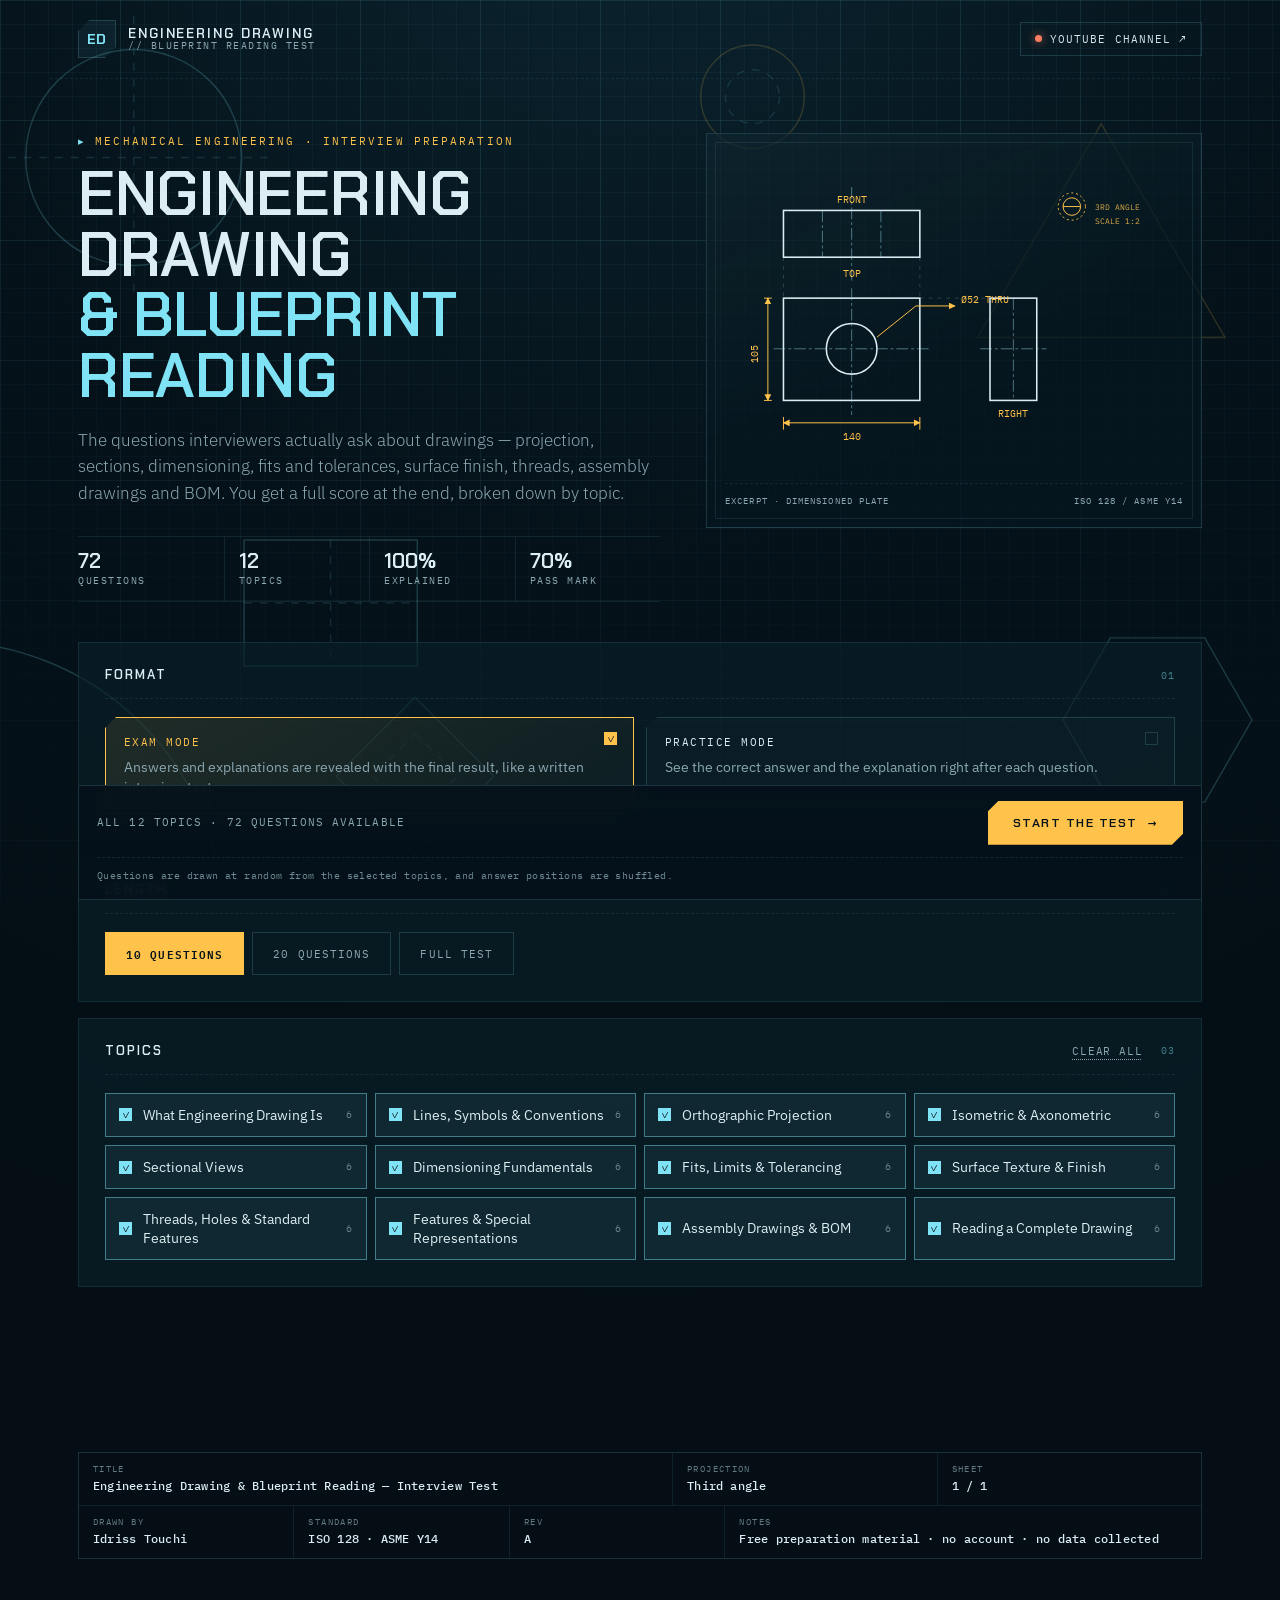
<file: index.html>
<!DOCTYPE html>
<html lang="en">
<head>
<meta charset="utf-8" />
<meta name="viewport" content="width=device-width, initial-scale=1" />
<title>Engineering Drawing &amp; Blueprint Reading — Interview Test</title>
<meta name="description" content="A free interview test on engineering drawing and blueprint reading: projection, sections, dimensioning, fits and tolerances, surface finish, threads, assembly drawings and BOM. 72 questions with explanations and a full score breakdown." />
<link rel="icon" href="data:image/svg+xml,%3Csvg xmlns='http://www.w3.org/2000/svg' viewBox='0 0 32 32'%3E%3Crect width='32' height='32' fill='%2305121a'/%3E%3Cpath d='M16 6 28 26H4z' fill='none' stroke='%237fe3f5' stroke-width='2'/%3E%3Ccircle cx='16' cy='19' r='3' fill='%23ffc24b'/%3E%3C/svg%3E" />
<link rel="preconnect" href="https://fonts.googleapis.com" />
<link rel="preconnect" href="https://fonts.gstatic.com" crossorigin />
<link href="https://fonts.googleapis.com/css2?family=Chakra+Petch:wght@500;600;700&family=IBM+Plex+Mono:wght@400;500;600&family=IBM+Plex+Sans:wght@300;400;500;600&display=swap" rel="stylesheet" />
<link rel="stylesheet" href="styles.css" />
</head>
<body>
<div class="sheet-grid" aria-hidden="true"></div>

<!-- slowly rotating drafting shapes, decoration only -->
<div class="geo" aria-hidden="true">
  <svg viewBox="0 0 1200 800" preserveAspectRatio="xMidYMid slice" focusable="false">
    <g class="geo__s" style="--dur: 150s">
      <circle cx="150" cy="140" r="96" />
      <line class="geo__dash" x1="150" y1="14" x2="150" y2="266" />
      <line class="geo__dash" x1="24" y1="140" x2="276" y2="140" />
    </g>
    <polygon class="geo__s geo__s--warm" style="--dur: 110s" points="1010,110 1120,300 900,300" />
    <polygon class="geo__s" style="--dur: 180s" points="1144,640 1102,713 1018,713 976,640 1018,567 1102,567" />
    <g class="geo__s" style="--dur: 130s">
      <polygon points="400,620 470,690 400,760 330,690" />
      <polygon class="geo__dash" points="400,652 438,690 400,728 362,690" />
    </g>
    <g class="geo__s geo__s--warm" style="--dur: 95s">
      <circle cx="700" cy="86" r="46" />
      <circle class="geo__dash" cx="700" cy="86" r="24" />
    </g>
    <g class="geo__s" style="--dur: 210s">
      <rect x="248" y="480" width="154" height="112" />
      <line class="geo__dash" x1="248" y1="536" x2="402" y2="536" />
      <line class="geo__dash" x1="325" y1="480" x2="325" y2="592" />
    </g>
    <circle class="geo__s" style="--dur: 240s" cx="-20" cy="820" r="250" />
  </svg>
</div>

<header class="topbar">
  <div class="brand">
    <span class="brand__mark" aria-hidden="true">ED</span>
    <span class="brand__text">
      <strong>ENGINEERING DRAWING</strong>
      <span>// BLUEPRINT READING TEST</span>
    </span>
  </div>
  <a class="yt-link" href="https://www.youtube.com/channel/UCjmvtSM8wWPjocflZAh8xmw" target="_blank" rel="noopener">
    <span class="yt-link__dot" aria-hidden="true"></span>
    YouTube channel
    <span aria-hidden="true">↗</span>
  </a>
</header>

<main>
  <!-- ============ SETUP ============ -->
  <section id="screen-setup" class="screen is-active" aria-labelledby="setup-title">
    <div class="hero">
      <div class="hero__copy">
        <p class="eyebrow">Mechanical engineering · interview preparation</p>
        <h1 id="setup-title">Engineering Drawing<br /><span>&amp; Blueprint Reading</span></h1>
        <p class="lead">
          The questions interviewers actually ask about drawings — projection, sections, dimensioning,
          fits and tolerances, surface finish, threads, assembly drawings and BOM. You get a full score
          at the end, broken down by topic.
        </p>
        <ul class="stat-strip">
          <li><strong>72</strong><span>questions</span></li>
          <li><strong>12</strong><span>topics</span></li>
          <li><strong>100%</strong><span>explained</span></li>
          <li><strong>70%</strong><span>pass mark</span></li>
        </ul>
      </div>

      <figure class="drawing">
        <svg viewBox="0 0 470 330" role="img" aria-label="Orthographic drawing of a plate with a through hole, front, top and right side views, dimensioned.">
          <defs>
            <marker id="ar" viewBox="0 0 10 10" refX="9" refY="5" markerWidth="7" markerHeight="7" orient="auto-start-reverse">
              <path d="M0 0 L10 5 L0 10 z" fill="var(--dim)" />
            </marker>
          </defs>
          <g stroke="var(--ink)" stroke-width="1.6" fill="none" stroke-linejoin="miter">
            <!-- front view -->
            <rect x="60" y="150" width="140" height="105" />
            <circle cx="130" cy="202" r="26" />
            <!-- top view -->
            <rect x="60" y="60" width="140" height="48" />
            <!-- right side view -->
            <rect x="272" y="150" width="48" height="105" />
          </g>
          <g stroke="var(--dash)" stroke-width="1" stroke-dasharray="12 3 3 3" fill="none">
            <line x1="130" y1="140" x2="130" y2="270" />
            <line x1="50" y1="202" x2="210" y2="202" />
            <line x1="100" y1="60" x2="100" y2="108" />
            <line x1="160" y1="60" x2="160" y2="108" />
            <line x1="130" y1="36" x2="130" y2="132" />
            <line x1="296" y1="150" x2="296" y2="255" />
            <line x1="262" y1="202" x2="330" y2="202" />
          </g>
          <!-- projection alignment -->
          <g stroke="var(--align)" stroke-width="1" stroke-dasharray="4 5">
            <line x1="60" y1="108" x2="60" y2="150" />
            <line x1="200" y1="108" x2="200" y2="150" />
            <line x1="200" y1="150" x2="272" y2="150" />
          </g>
          <!-- dimensions -->
          <g stroke="var(--dim)" stroke-width="1" fill="none">
            <line x1="60" y1="285" x2="60" y2="272" />
            <line x1="200" y1="285" x2="200" y2="272" />
            <line x1="60" y1="278" x2="200" y2="278" marker-start="url(#ar)" marker-end="url(#ar)" />
            <line x1="40" y1="150" x2="48" y2="150" />
            <line x1="40" y1="255" x2="48" y2="255" />
            <line x1="44" y1="150" x2="44" y2="255" marker-start="url(#ar)" marker-end="url(#ar)" />
            <path d="M156 190 L196 158 L236 158" marker-end="url(#ar)" />
          </g>
          <g fill="var(--dim)" font-family="'IBM Plex Mono', monospace" font-size="10.5">
            <text x="130" y="296" text-anchor="middle">140</text>
            <text x="34" y="207" text-anchor="middle" transform="rotate(-90 34 207)">105</text>
            <text x="242" y="155">Ø52 THRU</text>
            <text x="130" y="52" text-anchor="middle">FRONT</text>
            <text x="130" y="128" text-anchor="middle">TOP</text>
            <text x="296" y="272" text-anchor="middle">RIGHT</text>
          </g>
          <g fill="var(--dim)" font-family="'IBM Plex Mono', monospace" font-size="8.5" opacity=".85">
            <text x="380" y="60">3RD ANGLE</text>
            <text x="380" y="74">SCALE 1:2</text>
          </g>
          <g stroke="var(--dim)" stroke-width="1" fill="none">
            <circle cx="356" cy="56" r="9" />
            <line x1="347" y1="56" x2="365" y2="56" />
            <circle cx="356" cy="56" r="14" stroke-dasharray="2 3" />
          </g>
        </svg>
        <figcaption class="drawing__cap">
          <span>EXCERPT · DIMENSIONED PLATE</span>
          <span>ISO 128 / ASME Y14</span>
        </figcaption>
      </figure>
    </div>

    <!-- Format -->
    <section class="panel" aria-labelledby="format-title">
      <div class="panel__head">
        <h2 id="format-title">Format</h2>
        <span class="panel__no">01</span>
      </div>
      <div class="choice-row" role="radiogroup" aria-labelledby="format-title">
        <button class="choice is-picked" role="radio" aria-checked="true" data-mode="exam">
          <span class="choice__tag">Exam mode</span>
          <span class="choice__body">Answers and explanations are revealed with the final result, like a written interview test.</span>
          <span class="choice__tick" aria-hidden="true"></span>
        </button>
        <button class="choice" role="radio" aria-checked="false" data-mode="practice">
          <span class="choice__tag">Practice mode</span>
          <span class="choice__body">See the correct answer and the explanation right after each question.</span>
          <span class="choice__tick" aria-hidden="true"></span>
        </button>
      </div>
    </section>

    <!-- Length -->
    <section class="panel" aria-labelledby="length-title">
      <div class="panel__head">
        <h2 id="length-title">Length</h2>
        <span class="panel__no">02</span>
      </div>
      <div class="segmented" role="group" aria-labelledby="length-title">
        <button class="seg" data-length="10" aria-pressed="true">10 questions</button>
        <button class="seg" data-length="20" aria-pressed="false">20 questions</button>
        <button class="seg" data-length="full" aria-pressed="false">Full test</button>
      </div>
    </section>

    <!-- Topics -->
    <section class="panel" aria-labelledby="topics-title">
      <div class="panel__head">
        <h2 id="topics-title">Topics</h2>
        <div class="panel__tools">
          <button class="link-btn" id="toggle-topics">Clear all</button>
          <span class="panel__no">03</span>
        </div>
      </div>
      <div class="topic-grid" id="topic-grid"></div>
    </section>

    <div class="launch">
      <p class="launch__meta" id="launch-meta">All 12 topics · 72 questions</p>
      <button class="btn btn--primary" id="start-btn">
        Start the test
        <span aria-hidden="true">→</span>
      </button>
      <p class="launch__note">Questions are drawn at random from the selected topics, and answer positions are shuffled.</p>
    </div>

    <footer class="titleblock" aria-label="Drawing title block">
      <div class="tb-row">
        <div class="tb-cell tb-cell--wide"><span>TITLE</span><strong>Engineering Drawing &amp; Blueprint Reading — Interview Test</strong></div>
        <div class="tb-cell"><span>PROJECTION</span><strong>Third angle</strong></div>
        <div class="tb-cell"><span>SHEET</span><strong>1 / 1</strong></div>
      </div>
      <div class="tb-row">
        <div class="tb-cell"><span>DRAWN BY</span><strong>Idriss Touchi</strong></div>
        <div class="tb-cell"><span>STANDARD</span><strong>ISO 128 · ASME Y14</strong></div>
        <div class="tb-cell"><span>REV</span><strong>A</strong></div>
        <div class="tb-cell tb-cell--wide"><span>NOTES</span><strong>Free preparation material · no account · no data collected</strong></div>
      </div>
    </footer>
  </section>

  <!-- ============ QUIZ ============ -->
  <section id="screen-quiz" class="screen" aria-labelledby="q-text" hidden>
    <div class="quiz-top">
      <button class="link-btn back-btn" id="quit-btn"><span aria-hidden="true">←</span> Exit test</button>
      <p class="quiz-count" id="quiz-count">Question 1 / 10</p>
      <div class="quiz-tools">
        <p class="quiz-timer" role="timer" aria-label="Time elapsed">
          <span class="quiz-timer__label">Elapsed</span>
          <span class="quiz-timer__value" id="quiz-time">00:00</span>
        </p>
        <span class="mode-badge" id="mode-badge">Exam mode</span>
      </div>
    </div>
    <div class="progress" aria-hidden="true"><span id="progress-fill"></span></div>

    <article class="q-card">
      <p class="q-topic" id="q-topic">Topic</p>
      <h2 class="q-text" id="q-text" tabindex="-1"></h2>
      <div class="options" id="options" role="group" aria-labelledby="q-text"></div>
      <div class="feedback" id="feedback" hidden aria-live="polite"></div>
      <div class="q-actions">
        <button class="btn btn--ghost" id="prev-btn">Back</button>
        <p class="q-hint" id="q-hint">Select one answer, then continue.</p>
        <button class="btn btn--primary" id="next-btn">Next question <span aria-hidden="true">→</span></button>
      </div>
    </article>
  </section>

  <!-- ============ RESULT ============ -->
  <section id="screen-result" class="screen" hidden aria-labelledby="result-title">
    <div class="result-head">
      <div>
        <p class="eyebrow">Final result</p>
        <h1 id="result-title" class="result-title">Score report</h1>
        <p class="lead lead--tight" id="result-sub">Engineering drawing &amp; blueprint reading</p>
      </div>
      <div class="score" id="score-box">
        <div class="score__value" id="score-value">0%</div>
        <div class="score__of" id="score-frac">0 / 0</div>
        <div class="score__time"><span>Time taken</span><strong id="score-time">00:00</strong></div>
        <div class="stamp" id="stamp">PASS</div>
      </div>
    </div>

    <section class="panel">
      <div class="panel__head">
        <h2>Breakdown by topic</h2>
        <span class="panel__no">A</span>
      </div>
      <div class="bars" id="bars"></div>
    </section>

    <section class="panel">
      <div class="panel__head">
        <h2>Answer review</h2>
        <div class="panel__tools">
          <button class="link-btn" id="expand-all">Expand all</button>
          <span class="panel__no">B</span>
        </div>
      </div>
      <div class="review" id="review"></div>
    </section>

    <aside class="cta">
      <div class="cta__body">
        <p class="eyebrow">Free courses</p>
        <h2>Watch the full course on YouTube</h2>
        <p>Every topic in this test is taught step by step on the channel — free, no sign-up, no payment. If the test helped, subscribe so the next course reaches you.</p>
      </div>
      <a class="btn btn--primary btn--lg" href="https://www.youtube.com/channel/UCjmvtSM8wWPjocflZAh8xmw" target="_blank" rel="noopener">
        Get the courses free <span aria-hidden="true">↗</span>
      </a>
    </aside>

    <div class="result-actions">
      <button class="btn btn--primary" id="retry-btn">Retake this test</button>
      <button class="btn btn--ghost" id="newtest-btn">New test</button>
    </div>
  </section>
</main>

<script src="questions.js"></script>
<script src="app.js"></script>
</body>
</html>
</file>
<file: styles.css>
/* ============================================================
   Engineering Drawing & Blueprint Reading — Interview Test
   Visual language: CAD viewport / drafting sheet at night.
   ============================================================ */

:root {
  --bg: #05121a;
  --bg-deep: #040e14;
  --panel: rgba(10, 32, 41, 0.66);
  --panel-solid: #0a2029;
  --line: rgba(126, 214, 233, 0.18);
  --line-soft: rgba(126, 214, 233, 0.1);
  --ink: #dceef3;
  --text: #d5e6eb;
  --muted: #8ba7b1;
  --dim: #ffc24b;
  --cyan: #7fe3f5;
  --dash: rgba(151, 214, 229, 0.5);
  --align: rgba(151, 214, 229, 0.22);
  --good: #5fe0a6;
  --bad: #ff7e63;
  --display: "Chakra Petch", "Arial Narrow", sans-serif;
  --body: "IBM Plex Sans", system-ui, -apple-system, sans-serif;
  --mono: "IBM Plex Mono", ui-monospace, monospace;
  --chamfer: polygon(11px 0, 100% 0, 100% calc(100% - 11px), calc(100% - 11px) 100%, 0 100%, 0 11px);
}

* { box-sizing: border-box; }

html { -webkit-text-size-adjust: 100%; }

body {
  margin: 0;
  min-height: 100vh;
  background: radial-gradient(120% 90% at 50% -10%, #0b2530 0%, var(--bg) 48%, var(--bg-deep) 100%);
  color: var(--text);
  font-family: var(--body);
  font-size: 16px;
  line-height: 1.6;
  font-weight: 400;
  -webkit-font-smoothing: antialiased;
  overflow-x: hidden;
}

/* drafting grid, behind everything */
.sheet-grid {
  position: fixed;
  inset: 0;
  z-index: 0;
  pointer-events: none;
  background-image:
    linear-gradient(to right, rgba(127, 227, 245, 0.045) 1px, transparent 1px),
    linear-gradient(to bottom, rgba(127, 227, 245, 0.045) 1px, transparent 1px),
    linear-gradient(to right, rgba(127, 227, 245, 0.07) 1px, transparent 1px),
    linear-gradient(to bottom, rgba(127, 227, 245, 0.07) 1px, transparent 1px);
  background-size: 24px 24px, 24px 24px, 120px 120px, 120px 120px;
  mask-image: radial-gradient(115% 85% at 50% 0%, #000 35%, rgba(0, 0, 0, 0.25) 100%);
}

/* floating geometry, behind the content */
.geo {
  position: fixed;
  inset: 0;
  z-index: 0;
  pointer-events: none;
  overflow: hidden;
}
.geo svg { display: block; width: 100%; height: 100%; }

.geo__s {
  fill: none;
  stroke: rgba(127, 227, 245, 0.2);
  stroke-width: 1.3;
  transform-box: fill-box;
  transform-origin: center;
  animation: geo-spin var(--dur, 120s) linear infinite;
}
.geo__s--warm { stroke: rgba(255, 194, 75, 0.17); }
.geo__dash { stroke: rgba(127, 227, 245, 0.13); stroke-dasharray: 7 7; }

@keyframes geo-spin { to { transform: rotate(360deg); } }

.topbar,
main { position: relative; z-index: 1; }

a { color: var(--cyan); }

/* ---------------- top bar ---------------- */
.topbar {
  display: flex;
  align-items: center;
  justify-content: space-between;
  gap: 18px;
  max-width: 1180px;
  margin: 0 auto;
  padding: 20px 28px;
  border-bottom: 1px dashed var(--line-soft);
}

.brand { display: flex; align-items: center; gap: 12px; }

.brand__mark {
  display: grid;
  place-items: center;
  width: 38px;
  height: 38px;
  border: 1px solid var(--line);
  font-family: var(--display);
  font-weight: 700;
  font-size: 14px;
  letter-spacing: 0.04em;
  color: var(--cyan);
  background: rgba(127, 227, 245, 0.06);
  clip-path: var(--chamfer);
}

.brand__text { display: flex; flex-direction: column; line-height: 1.15; }
.brand__text strong {
  font-family: var(--display);
  font-size: 13.5px;
  font-weight: 600;
  letter-spacing: 0.14em;
  color: var(--ink);
}
.brand__text span {
  font-family: var(--mono);
  font-size: 9.5px;
  letter-spacing: 0.16em;
  color: var(--muted);
}

.yt-link {
  display: inline-flex;
  align-items: center;
  gap: 8px;
  padding: 8px 14px;
  border: 1px solid var(--line);
  font-family: var(--mono);
  font-size: 10.5px;
  letter-spacing: 0.1em;
  text-transform: uppercase;
  text-decoration: none;
  color: var(--text);
  transition: border-color 0.18s ease, color 0.18s ease, background 0.18s ease;
}
.yt-link:hover { border-color: var(--bad); color: #fff; background: rgba(255, 126, 99, 0.08); }
.yt-link__dot {
  width: 7px;
  height: 7px;
  border-radius: 50%;
  background: var(--bad);
  box-shadow: 0 0 10px rgba(255, 126, 99, 0.7);
}

/* ---------------- shell ---------------- */
main { max-width: 1180px; margin: 0 auto; padding: 0 28px 64px; }
.screen { display: none; }
.screen.is-active { display: block; animation: rise 0.35s ease both; }

@keyframes rise {
  from { opacity: 0; transform: translateY(10px); }
  to { opacity: 1; transform: none; }
}

/* ---------------- hero ---------------- */
.hero {
  display: grid;
  grid-template-columns: 1.08fr 0.92fr;
  gap: 46px;
  align-items: start;
  padding: 54px 0 40px;
}

.eyebrow {
  margin: 0 0 14px;
  font-family: var(--mono);
  font-size: 10.5px;
  letter-spacing: 0.2em;
  text-transform: uppercase;
  color: var(--dim);
}
.eyebrow::before { content: "▸ "; color: var(--cyan); }

h1 {
  margin: 0;
  font-family: var(--display);
  font-weight: 600;
  font-size: clamp(34px, 5.4vw, 62px);
  line-height: 0.98;
  letter-spacing: -0.005em;
  text-transform: uppercase;
  color: var(--ink);
}
h1 span { color: var(--cyan); }

.lead {
  max-width: 58ch;
  margin: 20px 0 0;
  font-size: 16.5px;
  font-weight: 300;
  color: var(--muted);
}
.lead--tight { margin-top: 8px; font-size: 14.5px; }

.stat-strip {
  display: grid;
  grid-template-columns: repeat(4, minmax(0, 1fr));
  gap: 0;
  margin: 30px 0 0;
  padding: 0;
  border-top: 1px solid var(--line-soft);
  border-bottom: 1px solid var(--line-soft);
  list-style: none;
}
.stat-strip li {
  display: flex;
  flex-direction: column;
  gap: 2px;
  padding: 13px 0 13px 14px;
  border-left: 1px solid var(--line-soft);
}
.stat-strip li:first-child { border-left: 0; padding-left: 0; }
.stat-strip strong {
  font-family: var(--display);
  font-size: 21px;
  font-weight: 600;
  color: var(--ink);
  line-height: 1;
}
.stat-strip span {
  font-family: var(--mono);
  font-size: 9.5px;
  letter-spacing: 0.16em;
  text-transform: uppercase;
  color: var(--muted);
}

/* ---------------- hero drawing ---------------- */
.drawing {
  position: relative;
  margin: 0;
  padding: 18px;
  border: 1px solid var(--line);
  background:
    linear-gradient(160deg, rgba(127, 227, 245, 0.05), transparent 55%),
    rgba(6, 24, 32, 0.7);
}
.drawing::before {
  content: "";
  position: absolute;
  inset: 8px;
  border: 1px solid var(--line-soft);
  pointer-events: none;
}
.drawing svg { display: block; width: 100%; height: auto; }
.drawing__cap {
  display: flex;
  justify-content: space-between;
  gap: 10px;
  margin-top: 10px;
  padding-top: 10px;
  border-top: 1px dashed var(--line-soft);
  font-family: var(--mono);
  font-size: 9px;
  letter-spacing: 0.12em;
  color: var(--muted);
}

/* ---------------- panels ---------------- */
.panel {
  margin-bottom: 16px;
  padding: 22px 26px 26px;
  border: 1px solid var(--line-soft);
  background: var(--panel);
  backdrop-filter: blur(2px);
}
.panel__head {
  display: flex;
  align-items: baseline;
  justify-content: space-between;
  gap: 16px;
  margin-bottom: 18px;
  padding-bottom: 12px;
  border-bottom: 1px dashed var(--line-soft);
}
.panel__head h2 {
  margin: 0;
  font-family: var(--display);
  font-size: 13px;
  font-weight: 600;
  letter-spacing: 0.16em;
  text-transform: uppercase;
  color: var(--ink);
}
.panel__tools { display: flex; align-items: center; gap: 18px; }
.panel__no {
  font-family: var(--mono);
  font-size: 10px;
  letter-spacing: 0.12em;
  color: rgba(127, 227, 245, 0.5);
}

.link-btn {
  padding: 0;
  border: 0;
  background: none;
  font-family: var(--mono);
  font-size: 10.5px;
  letter-spacing: 0.08em;
  text-transform: uppercase;
  color: var(--muted);
  cursor: pointer;
  text-decoration: underline;
  text-decoration-style: dotted;
  text-underline-offset: 4px;
}
.link-btn:hover { color: var(--dim); }

/* ---------------- choice cards ---------------- */
.choice-row { display: grid; grid-template-columns: 1fr 1fr; gap: 12px; }

.choice {
  position: relative;
  display: flex;
  flex-direction: column;
  gap: 6px;
  padding: 16px 42px 16px 18px;
  border: 1px solid var(--line);
  background: rgba(255, 255, 255, 0.012);
  color: inherit;
  text-align: left;
  font: inherit;
  cursor: pointer;
  clip-path: var(--chamfer);
  transition: border-color 0.18s ease, background 0.18s ease;
}
.choice:hover { border-color: rgba(127, 227, 245, 0.45); }
.choice.is-picked {
  border-color: var(--dim);
  background: linear-gradient(150deg, rgba(255, 194, 75, 0.1), rgba(255, 194, 75, 0.02));
}
.choice__tag {
  font-family: var(--mono);
  font-size: 10.5px;
  letter-spacing: 0.14em;
  text-transform: uppercase;
  color: var(--ink);
}
.choice.is-picked .choice__tag { color: var(--dim); }
.choice__body { font-size: 13.5px; line-height: 1.5; color: var(--muted); }
.choice__tick {
  position: absolute;
  top: 14px;
  right: 16px;
  width: 13px;
  height: 13px;
  border: 1px solid var(--line);
}
.choice.is-picked .choice__tick { border-color: var(--dim); background: var(--dim); }
.choice.is-picked .choice__tick::after {
  content: "✓";
  display: block;
  font-size: 9px;
  line-height: 11px;
  text-align: center;
  color: #061219;
}

/* ---------------- segmented length ---------------- */
.segmented { display: flex; flex-wrap: wrap; gap: 8px; }
.seg {
  padding: 11px 20px;
  border: 1px solid var(--line);
  background: transparent;
  font-family: var(--mono);
  font-size: 11px;
  letter-spacing: 0.1em;
  text-transform: uppercase;
  color: var(--muted);
  cursor: pointer;
  transition: all 0.16s ease;
}
.seg:hover { color: var(--ink); border-color: rgba(127, 227, 245, 0.45); }
.seg[aria-pressed="true"] {
  background: var(--dim);
  border-color: var(--dim);
  color: #061219;
  font-weight: 600;
}

/* ---------------- topics ---------------- */
.topic-grid {
  display: grid;
  grid-template-columns: repeat(auto-fill, minmax(248px, 1fr));
  gap: 8px;
}
.topic {
  display: flex;
  align-items: center;
  gap: 11px;
  padding: 12px 13px;
  border: 1px solid var(--line-soft);
  background: transparent;
  color: var(--muted);
  font: inherit;
  font-size: 13.5px;
  text-align: left;
  cursor: pointer;
  transition: all 0.16s ease;
}
.topic:hover { border-color: rgba(127, 227, 245, 0.4); color: var(--ink); }
.topic__box {
  flex: 0 0 auto;
  width: 13px;
  height: 13px;
  border: 1px solid var(--line);
  display: grid;
  place-items: center;
}
.topic__label { flex: 1 1 auto; line-height: 1.35; }
.topic__count {
  font-family: var(--mono);
  font-size: 10px;
  letter-spacing: 0.06em;
  color: rgba(139, 167, 177, 0.75);
}
.topic[aria-pressed="true"] {
  border-color: rgba(127, 227, 245, 0.45);
  background: rgba(127, 227, 245, 0.07);
  color: var(--ink);
}
.topic[aria-pressed="true"] .topic__box { background: var(--cyan); border-color: var(--cyan); }
.topic[aria-pressed="true"] .topic__box::after {
  content: "✓";
  font-size: 9px;
  line-height: 1;
  color: #061219;
}

/* ---------------- buttons ---------------- */
.btn {
  display: inline-flex;
  align-items: center;
  justify-content: center;
  gap: 10px;
  padding: 13px 24px;
  border: 1px solid var(--line);
  background: transparent;
  color: var(--text);
  font-family: var(--display);
  font-size: 12.5px;
  font-weight: 600;
  letter-spacing: 0.12em;
  text-transform: uppercase;
  text-decoration: none;
  cursor: pointer;
  transition: transform 0.16s ease, box-shadow 0.16s ease, background 0.16s ease, border-color 0.16s ease;
}
.btn:disabled { opacity: 0.4; cursor: not-allowed; transform: none !important; }
.btn--primary {
  background: var(--dim);
  border-color: var(--dim);
  color: #061219;
  clip-path: var(--chamfer);
}
.btn--primary:hover:not(:disabled) {
  transform: translateY(-2px);
  box-shadow: 0 12px 26px -14px rgba(255, 194, 75, 0.75);
}
.btn--ghost { border-color: var(--line); color: var(--muted); }
.btn--ghost:hover:not(:disabled) { color: var(--ink); border-color: rgba(127, 227, 245, 0.5); }
.btn--lg { padding: 16px 28px; font-size: 13px; }

:focus-visible { outline: 2px solid var(--cyan); outline-offset: 3px; }

/* ---------------- launch bar ---------------- */
.launch {
  position: sticky;
  bottom: 0;
  z-index: 5;
  display: flex;
  flex-wrap: wrap;
  align-items: center;
  gap: 12px 24px;
  margin: 22px 0 28px;
  padding: 15px 18px;
  border: 1px solid var(--line);
  background: rgba(5, 18, 26, 0.94);
  backdrop-filter: blur(8px);
}
.launch__meta {
  margin: 0;
  font-family: var(--mono);
  font-size: 11px;
  letter-spacing: 0.1em;
  text-transform: uppercase;
  color: var(--muted);
}
.launch .btn { margin-left: auto; }
.launch__note {
  flex: 1 0 100%;
  margin: 0;
  padding-top: 10px;
  border-top: 1px dashed var(--line-soft);
  font-family: var(--mono);
  font-size: 10px;
  letter-spacing: 0.04em;
  color: rgba(139, 167, 177, 0.8);
}

/* ---------------- title block ---------------- */
.titleblock { border: 1px solid var(--line); font-family: var(--mono); }
.tb-row { display: flex; border-top: 1px solid var(--line-soft); }
.tb-row:first-child { border-top: 0; }
.tb-cell {
  flex: 1 1 0;
  min-width: 0;
  padding: 9px 14px;
  border-left: 1px solid var(--line-soft);
  display: flex;
  flex-direction: column;
  gap: 2px;
}
.tb-cell:first-child { border-left: 0; }
.tb-cell--wide { flex: 2.4 1 0; }
.tb-cell span {
  font-size: 8.5px;
  letter-spacing: 0.16em;
  color: rgba(139, 167, 177, 0.7);
}
.tb-cell strong { font-size: 11.5px; font-weight: 500; color: var(--ink); letter-spacing: 0.02em; }

/* ---------------- quiz ---------------- */
.quiz-top {
  display: flex;
  align-items: center;
  justify-content: space-between;
  gap: 16px;
  padding: 26px 0 14px;
}
.quiz-count {
  margin: 0;
  font-family: var(--mono);
  font-size: 11px;
  letter-spacing: 0.14em;
  text-transform: uppercase;
  color: var(--ink);
}
.mode-badge {
  padding: 5px 10px;
  border: 1px solid var(--line);
  font-family: var(--mono);
  font-size: 9.5px;
  letter-spacing: 0.12em;
  text-transform: uppercase;
  color: var(--muted);
}

.quiz-tools { display: flex; align-items: center; gap: 10px; }
.quiz-timer {
  display: inline-flex;
  align-items: baseline;
  gap: 8px;
  margin: 0;
  padding: 5px 10px;
  border: 1px solid rgba(255, 194, 75, 0.38);
  background: rgba(255, 194, 75, 0.06);
  font-family: var(--mono);
  line-height: 1;
}
.quiz-timer__label {
  font-size: 8.5px;
  letter-spacing: 0.16em;
  text-transform: uppercase;
  color: var(--muted);
}
.quiz-timer__value {
  font-size: 12.5px;
  font-variant-numeric: tabular-nums;
  letter-spacing: 0.06em;
  color: var(--dim);
}

.progress { height: 2px; background: rgba(127, 227, 245, 0.12); }
.progress span {
  display: block;
  height: 100%;
  width: 0%;
  background: linear-gradient(90deg, var(--cyan), var(--dim));
  transition: width 0.3s ease;
}

.q-card {
  max-width: 900px;
  margin: 34px auto 0;
  padding: 30px 32px 26px;
  border: 1px solid var(--line-soft);
  background: var(--panel);
  animation: rise 0.28s ease both;
}
.q-topic {
  margin: 0;
  font-family: var(--mono);
  font-size: 10px;
  letter-spacing: 0.18em;
  text-transform: uppercase;
  color: var(--dim);
}
.q-text {
  margin: 12px 0 26px;
  font-family: var(--display);
  font-size: clamp(20px, 2.6vw, 26px);
  font-weight: 500;
  line-height: 1.35;
  color: var(--ink);
}
.q-text:focus { outline: none; }

.options { display: grid; gap: 9px; }
.opt {
  display: flex;
  align-items: flex-start;
  gap: 14px;
  padding: 14px 16px;
  border: 1px solid var(--line-soft);
  background: rgba(255, 255, 255, 0.012);
  color: var(--text);
  font: inherit;
  font-size: 15px;
  line-height: 1.5;
  text-align: left;
  cursor: pointer;
  transition: all 0.15s ease;
}
.opt:hover:not(:disabled) {
  border-color: rgba(127, 227, 245, 0.45);
  background: rgba(127, 227, 245, 0.05);
  transform: translateX(3px);
}
.opt:disabled { cursor: default; }
.opt__key {
  flex: 0 0 auto;
  display: grid;
  place-items: center;
  width: 24px;
  height: 24px;
  border: 1px solid var(--line);
  font-family: var(--mono);
  font-size: 11px;
  color: var(--muted);
}
.opt__text { flex: 1 1 auto; padding-top: 1px; }
.opt.is-picked { border-color: var(--dim); background: rgba(255, 194, 75, 0.07); }
.opt.is-picked .opt__key { background: var(--dim); border-color: var(--dim); color: #061219; }
.opt.is-picked .opt__text { color: var(--ink); }
.opt.is-correct { border-color: var(--good); background: rgba(95, 224, 166, 0.08); }
.opt.is-correct .opt__key { background: var(--good); border-color: var(--good); color: #061219; }
.opt.is-wrong { border-color: var(--bad); background: rgba(255, 126, 99, 0.07); }
.opt.is-wrong .opt__key { background: var(--bad); border-color: var(--bad); color: #061219; }
.opt.is-dim { opacity: 0.55; }

.feedback {
  margin-top: 18px;
  padding: 15px 18px;
  border-left: 2px solid var(--good);
  background: rgba(95, 224, 166, 0.05);
}
.feedback.is-bad { border-left-color: var(--bad); background: rgba(255, 126, 99, 0.05); }
.feedback__verdict {
  display: block;
  margin-bottom: 4px;
  font-family: var(--mono);
  font-size: 10.5px;
  letter-spacing: 0.16em;
  text-transform: uppercase;
  color: var(--good);
}
.feedback.is-bad .feedback__verdict { color: var(--bad); }
.feedback p { margin: 0; font-size: 14px; color: var(--text); }

.q-actions {
  display: flex;
  align-items: center;
  gap: 14px;
  margin-top: 26px;
  padding-top: 20px;
  border-top: 1px dashed var(--line-soft);
}
.q-hint {
  flex: 1 1 auto;
  margin: 0;
  text-align: center;
  font-family: var(--mono);
  font-size: 10.5px;
  letter-spacing: 0.06em;
  color: var(--muted);
}
.q-actions .btn--primary { margin-left: auto; }

/* ---------------- result ---------------- */
.result-head {
  display: grid;
  grid-template-columns: 1fr auto;
  gap: 30px;
  align-items: end;
  padding: 48px 0 28px;
  border-bottom: 1px solid var(--line-soft);
}
.result-title {
  font-size: clamp(30px, 4.4vw, 46px);
  text-transform: uppercase;
}
.score { text-align: right; }
.score__value {
  font-family: var(--display);
  font-size: clamp(52px, 8vw, 82px);
  font-weight: 700;
  line-height: 1;
  color: var(--dim);
}
.score__value.is-fail { color: var(--bad); }
.score__of {
  font-family: var(--mono);
  font-size: 11px;
  letter-spacing: 0.14em;
  color: var(--muted);
}
.score__time {
  display: inline-flex;
  align-items: baseline;
  gap: 8px;
  margin-top: 10px;
  padding: 4px 10px;
  border: 1px solid rgba(255, 194, 75, 0.38);
  background: rgba(255, 194, 75, 0.06);
  font-family: var(--mono);
  line-height: 1;
}
.score__time span {
  font-size: 8.5px;
  letter-spacing: 0.16em;
  text-transform: uppercase;
  color: var(--muted);
}
.score__time strong {
  font-size: 12.5px;
  font-weight: 500;
  letter-spacing: 0.06em;
  font-variant-numeric: tabular-nums;
  color: var(--dim);
}
.stamp {
  display: inline-block;
  margin-top: 12px;
  padding: 4px 14px;
  border: 2px solid var(--good);
  font-family: var(--mono);
  font-size: 11px;
  font-weight: 600;
  letter-spacing: 0.2em;
  color: var(--good);
  transform: rotate(-4deg);
}
.stamp.is-fail { border-color: var(--bad); color: var(--bad); }

.result-actions {
  display: flex;
  flex-wrap: wrap;
  gap: 12px;
  margin: 22px 0 0;
}

.bars { display: grid; gap: 14px; }
.bar__top {
  display: flex;
  align-items: baseline;
  justify-content: space-between;
  gap: 12px;
  margin-bottom: 5px;
}
.bar__label { font-size: 13.5px; color: var(--text); }
.bar__val {
  font-family: var(--mono);
  font-size: 10.5px;
  letter-spacing: 0.08em;
  color: var(--muted);
}
.bar__track { height: 5px; background: rgba(127, 227, 245, 0.1); overflow: hidden; }
.bar__track span {
  display: block;
  height: 100%;
  min-width: 2px;
  background: linear-gradient(90deg, rgba(127, 227, 245, 0.6), var(--cyan));
  transition: width 0.5s ease;
}
.bar.is-low .bar__track span { background: linear-gradient(90deg, rgba(255, 126, 99, 0.55), var(--bad)); }
.bar.is-low .bar__val { color: var(--bad); }

/* review */
.review { border-top: 1px solid var(--line-soft); }
.rev { border-bottom: 1px solid var(--line-soft); }
.rev summary {
  display: flex;
  align-items: center;
  gap: 12px;
  padding: 13px 4px;
  cursor: pointer;
  list-style: none;
}
.rev summary::-webkit-details-marker { display: none; }
.rev summary:hover .rev__q { color: var(--cyan); }
.rev__no {
  flex: 0 0 auto;
  font-family: var(--mono);
  font-size: 10.5px;
  color: rgba(139, 167, 177, 0.8);
}
.rev__q {
  flex: 1 1 auto;
  font-size: 13.5px;
  line-height: 1.4;
  color: var(--text);
  transition: color 0.15s ease;
}
.rev__tag {
  flex: 0 0 auto;
  font-family: var(--mono);
  font-size: 9px;
  letter-spacing: 0.12em;
  text-transform: uppercase;
  padding: 3px 7px;
  border: 1px solid var(--good);
  color: var(--good);
}
.rev__tag.is-wrong { border-color: var(--bad); color: var(--bad); }
.rev__tag.is-skipped { border-color: var(--line); color: var(--muted); }
.rev__body { padding: 2px 4px 18px 36px; }
.rev__line { margin: 0 0 6px; font-size: 13px; color: var(--muted); }
.rev__line b { color: var(--ink); font-weight: 500; }
.rev__line .is-good { color: var(--good); }
.rev__line .is-bad { color: var(--bad); }
.rev__why {
  margin: 10px 0 0;
  padding-left: 12px;
  border-left: 1px dashed var(--line);
  font-size: 13px;
  color: var(--muted);
}
.rev__topic {
  margin: 0 0 8px;
  font-family: var(--mono);
  font-size: 9.5px;
  letter-spacing: 0.14em;
  text-transform: uppercase;
  color: rgba(255, 194, 75, 0.75);
}

/* CTA */
.cta {
  display: grid;
  grid-template-columns: 1fr auto;
  gap: 26px;
  align-items: center;
  margin-top: 22px;
  padding: 26px 30px;
  border: 1px solid rgba(255, 126, 99, 0.35);
  border-left: 3px solid var(--bad);
  background:
    radial-gradient(90% 140% at 0% 0%, rgba(255, 126, 99, 0.13), transparent 60%),
    var(--panel);
}
.cta__body h2 {
  margin: 0 0 8px;
  font-family: var(--display);
  font-size: clamp(20px, 2.6vw, 26px);
  font-weight: 600;
  color: var(--ink);
}
.cta__body p { margin: 0; max-width: 62ch; font-size: 14px; color: var(--muted); }

/* ---------------- responsive ---------------- */
@media (max-width: 960px) {
  .hero { grid-template-columns: 1fr; gap: 30px; padding-top: 36px; }
  .drawing { max-width: 560px; }
  .result-head { grid-template-columns: 1fr; gap: 18px; }
  .score { text-align: left; }
  .cta { grid-template-columns: 1fr; }
  .cta .btn { justify-self: start; }
}

@media (max-width: 680px) {
  main { padding: 0 16px 48px; }
  .topbar { padding: 16px; }
  .brand__text strong { font-size: 11px; }
  .brand__text span { font-size: 8px; }
  .yt-link { padding: 7px 10px; font-size: 9px; }
  .stat-strip { grid-template-columns: repeat(2, 1fr); }
  .stat-strip li:nth-child(3) { border-left: 0; padding-left: 0; }
  .choice-row { grid-template-columns: 1fr; }
  .geo svg { opacity: 0.65; }
  .quiz-top { flex-wrap: wrap; gap: 10px; }
  .quiz-count { order: 3; flex-basis: 100%; }
  .quiz-tools { margin-left: auto; }
  .quiz-timer__label { display: none; }
  .q-card { padding: 22px 18px; margin-top: 22px; }
  .q-actions { flex-wrap: wrap; }
  .q-actions .q-hint { order: 3; flex-basis: 100%; text-align: left; }
  .q-actions .btn { flex: 1 1 0; }
  .launch .btn { margin-left: 0; width: 100%; }
  .tb-row { flex-wrap: wrap; }
  .tb-cell { flex: 1 1 45%; border-left: 0; border-top: 1px solid var(--line-soft); }
  .tb-row:first-child .tb-cell:first-child { border-top: 0; }
  .rev__body { padding-left: 4px; }
  .rev summary { flex-wrap: wrap; }
  .rev__q { flex-basis: 100%; order: 3; }
}

@media (prefers-reduced-motion: reduce) {
  *, *::before, *::after { animation-duration: 0.001ms !important; transition-duration: 0.001ms !important; }
  .geo__s { animation: none !important; }
}
</file>
